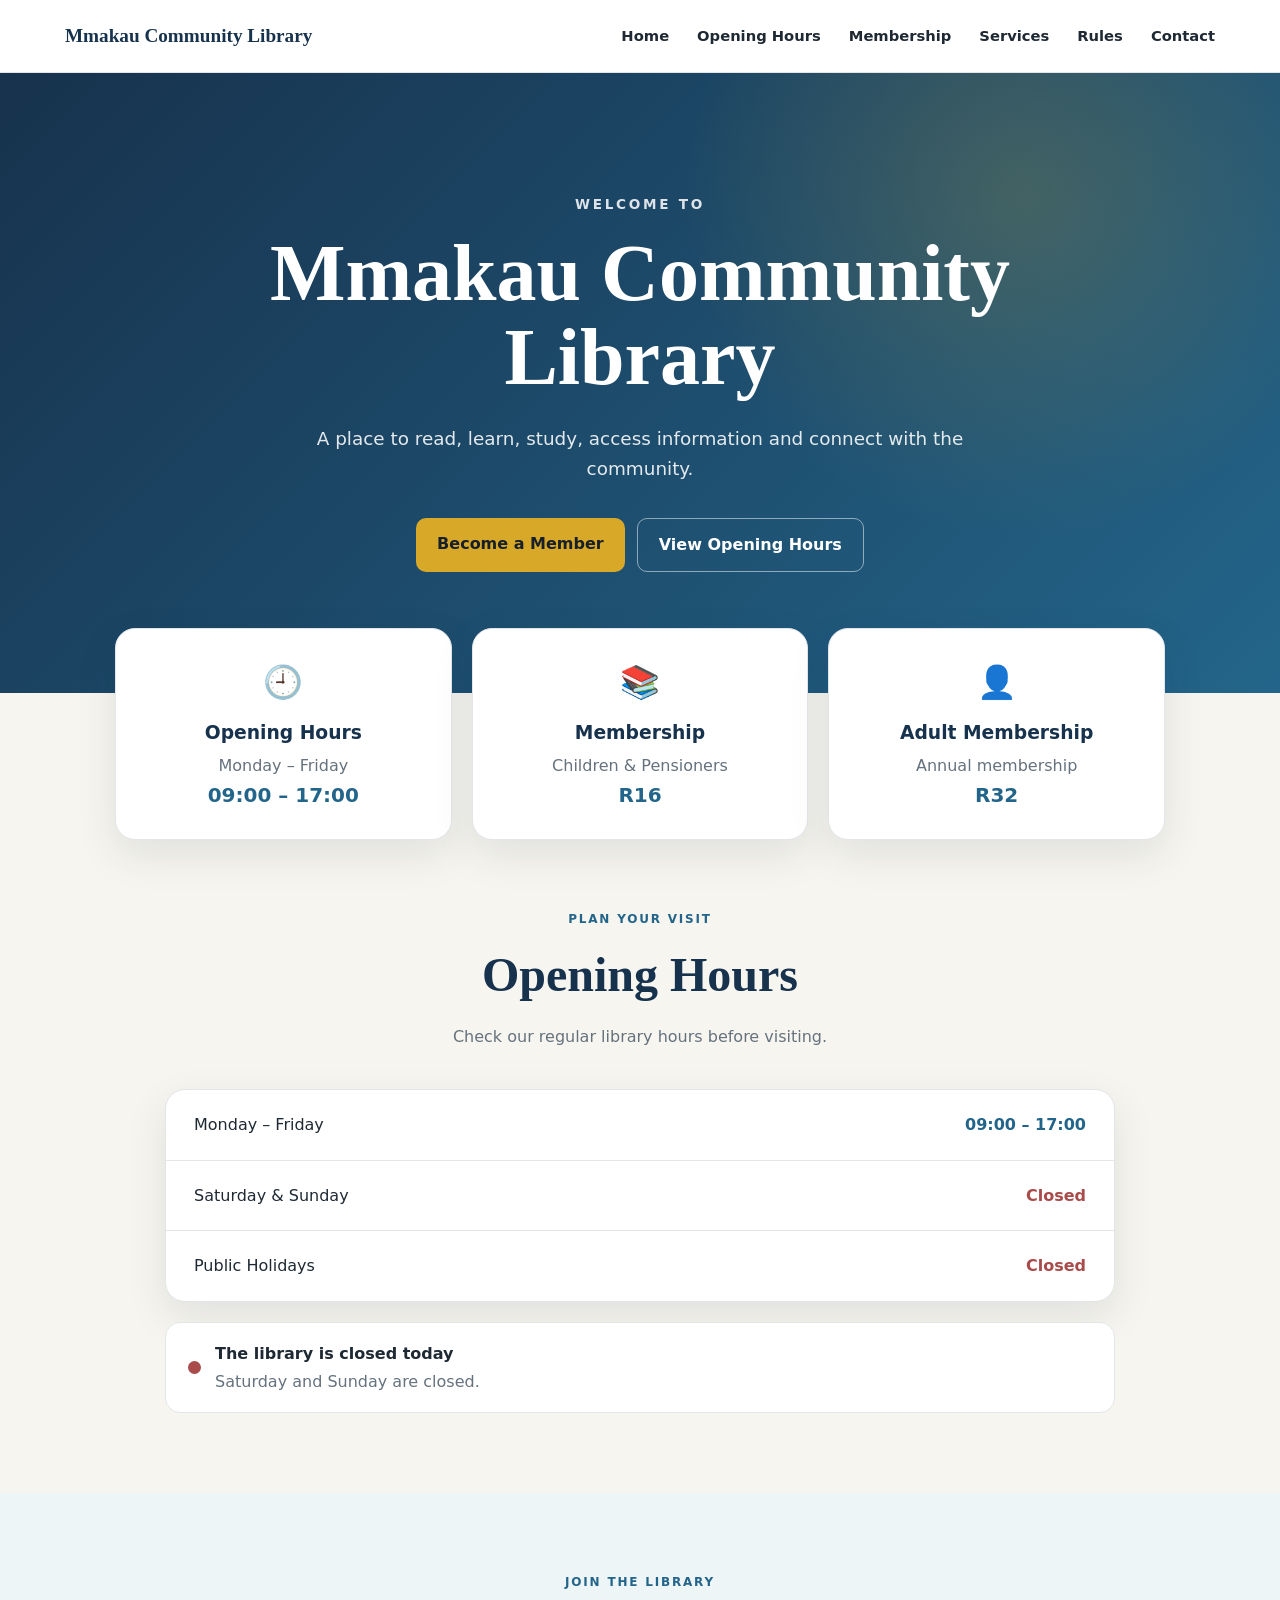
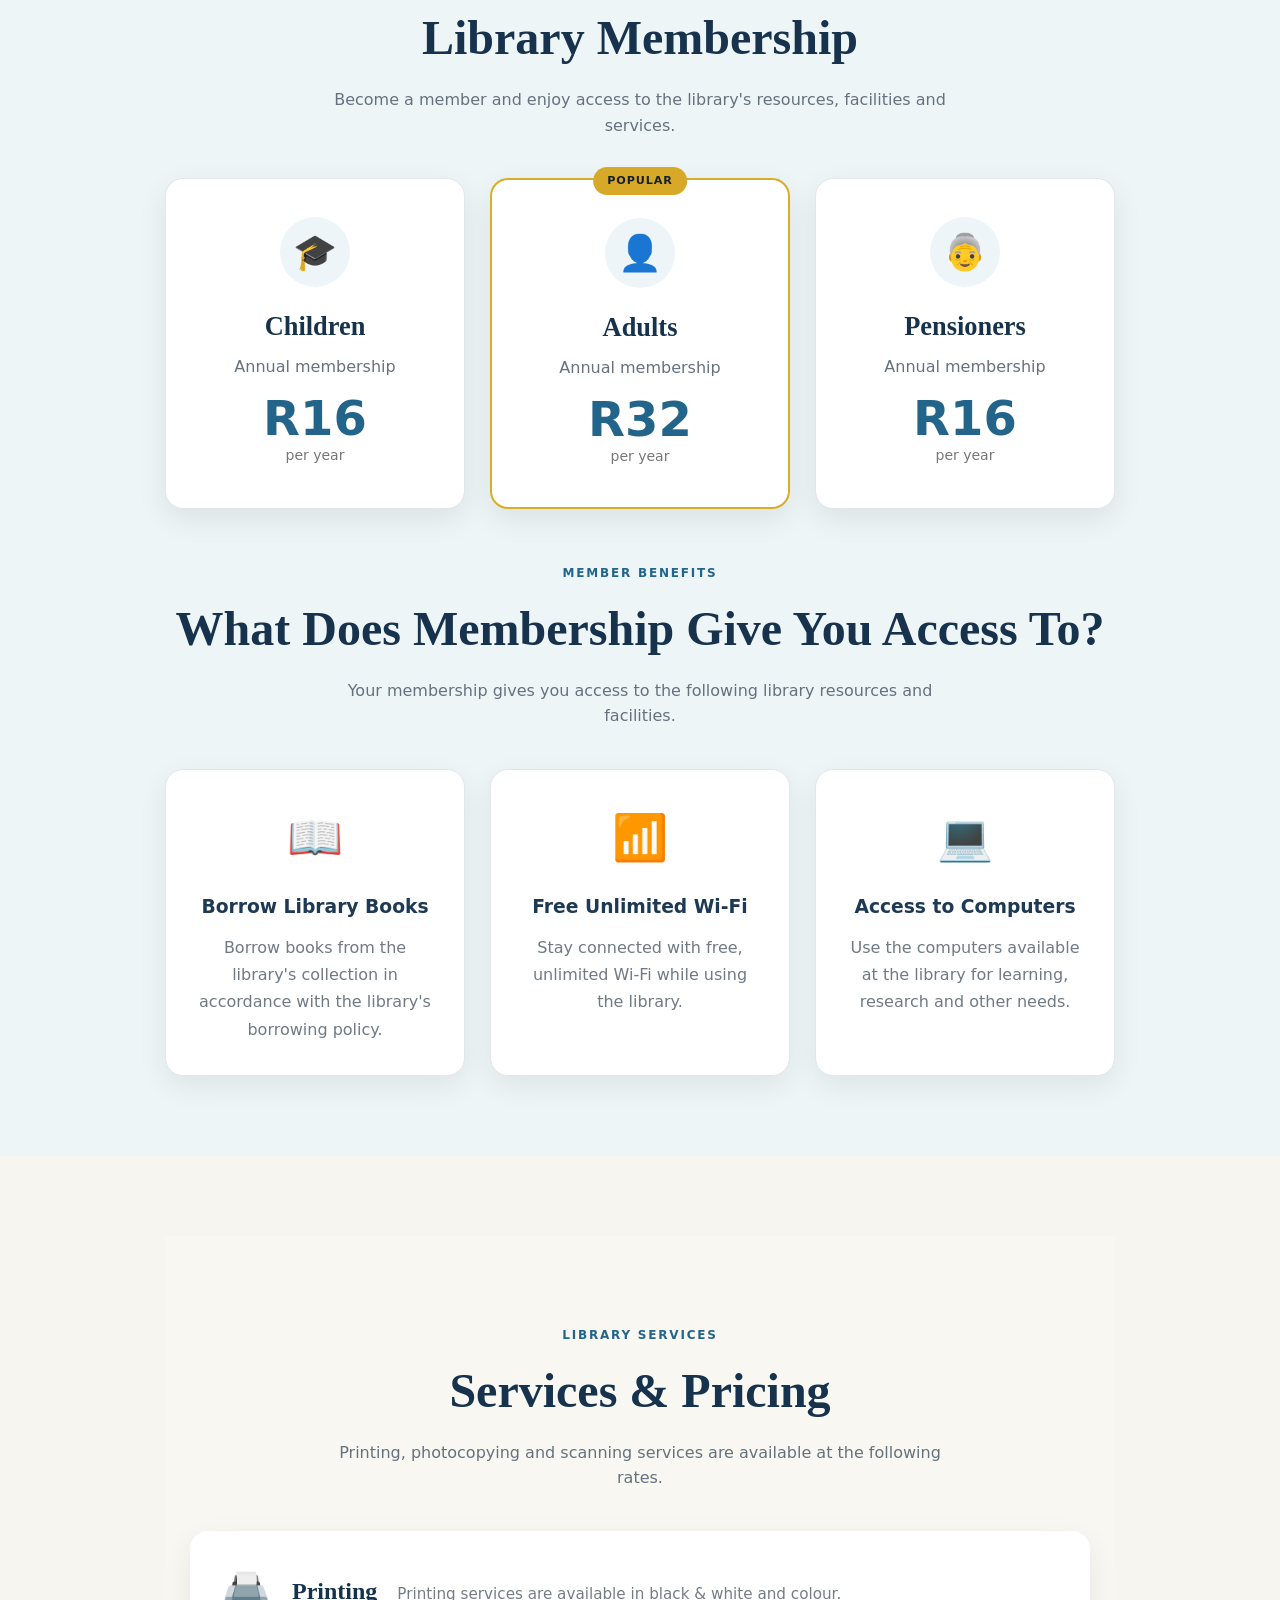
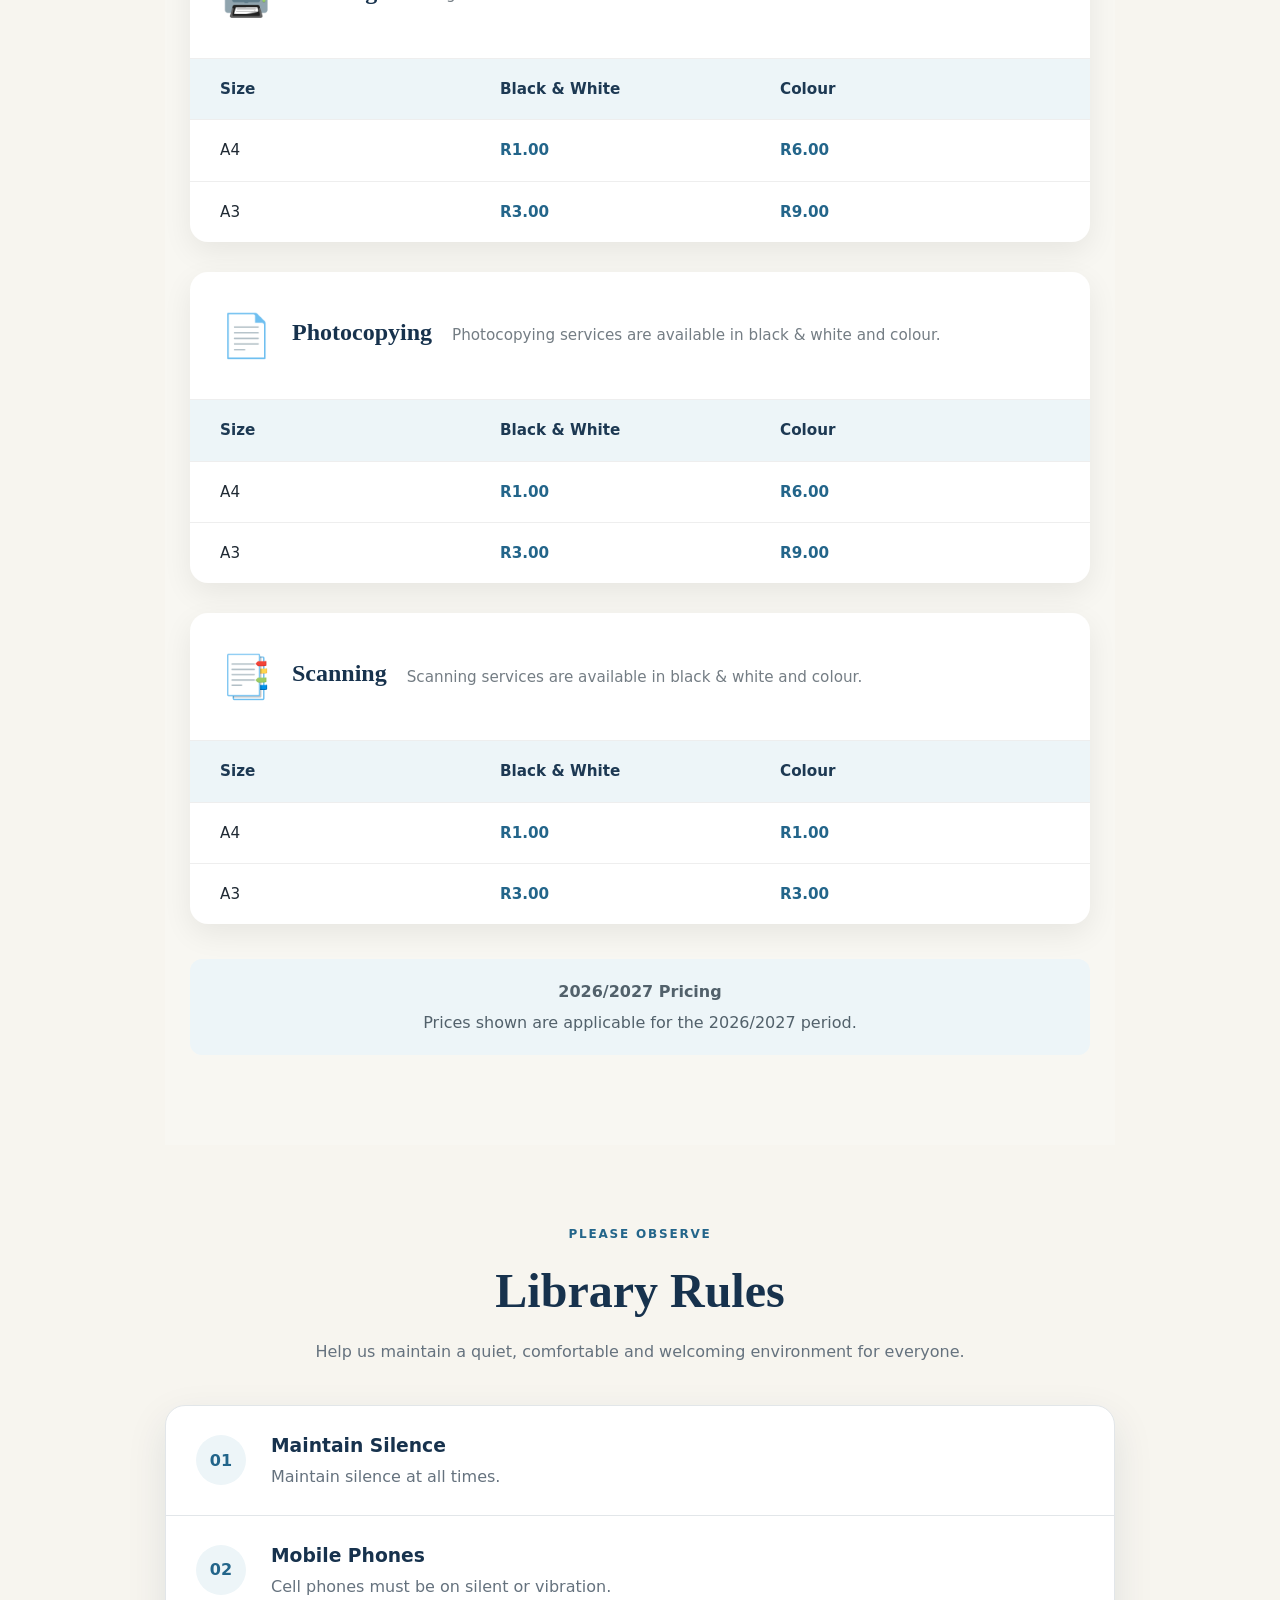
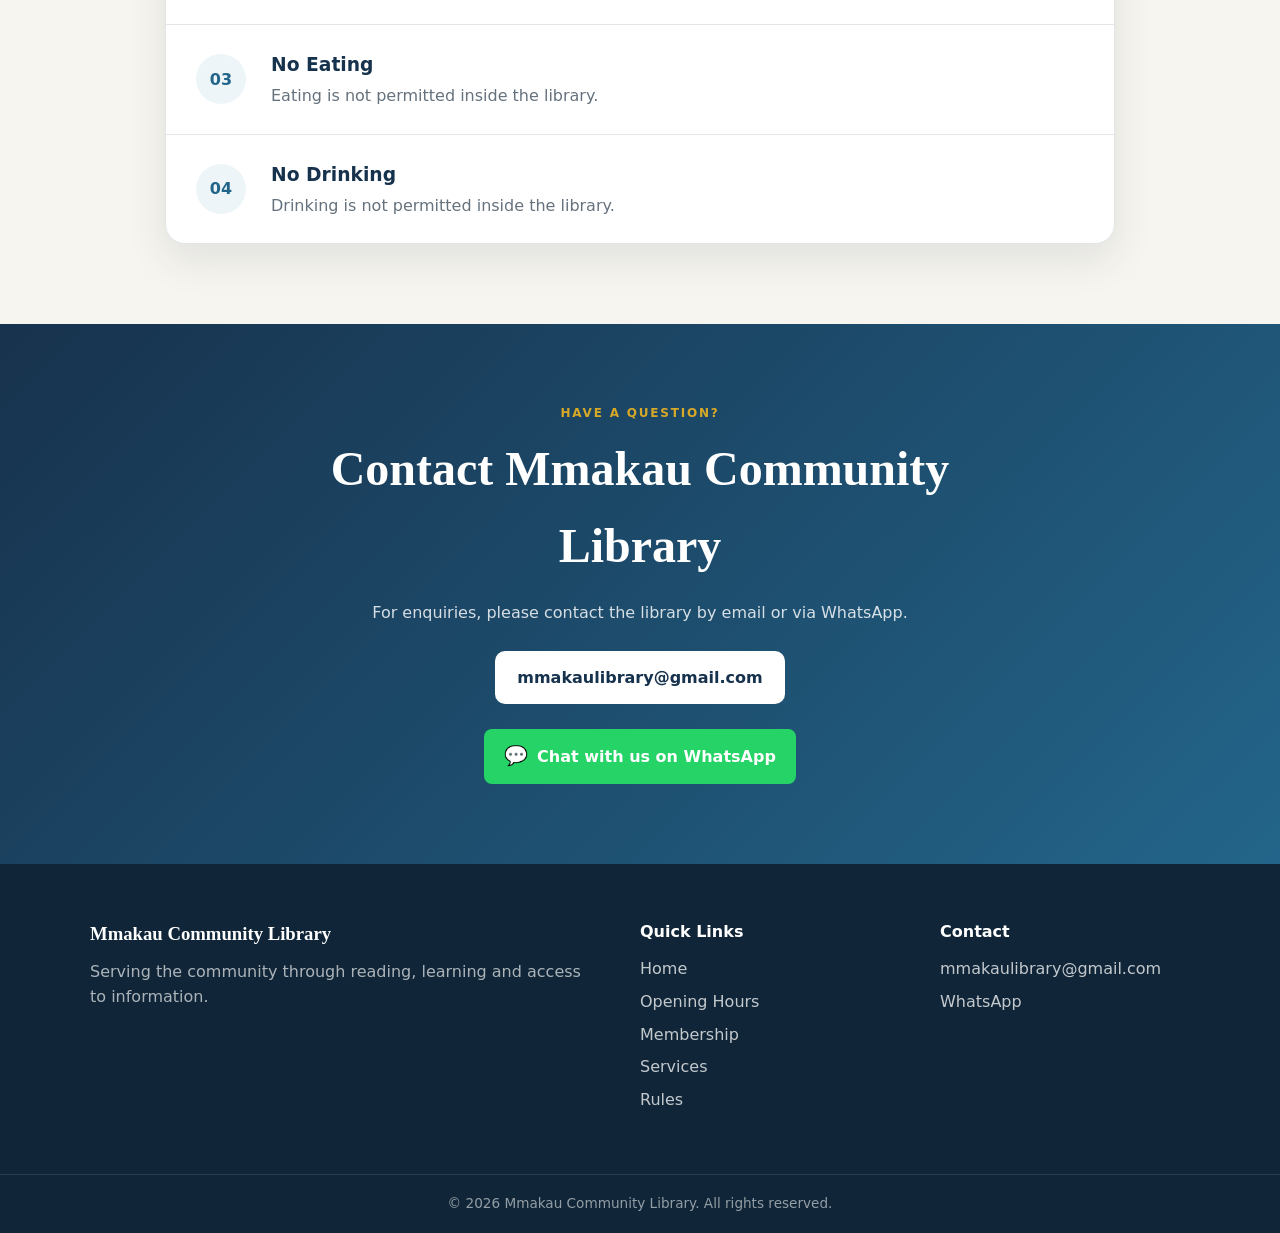
<file: index.html>
<!DOCTYPE html>
<html lang="en">

<head>

    <meta charset="UTF-8">

    <meta
        name="viewport"
        content="width=device-width, initial-scale=1.0"
    >

    <meta
        name="description"
        content="Mmakau Community Library - Opening hours, membership, library services, rules and contact information."
    >

    <title>Mmakau Community Library</title>

    <link
        rel="stylesheet"
        href="styles.css"
    >

</head>


<body>


    <!-- =========================
         NAVIGATION
    ========================== -->

    <nav class="navbar">

        <div class="nav-container">

            <a
                href="#home"
                class="nav-logo"
            >
                Mmakau Community Library
            </a>


            <button
                class="menu-button"
                id="menuButton"
                aria-label="Open navigation menu"
                aria-expanded="false"
            >
                ☰
            </button>


            <div
                class="nav-links"
                id="navLinks"
            >

                <a href="#home">
                    Home
                </a>

                <a href="#hours">
                    Opening Hours
                </a>

                <a href="#membership">
                    Membership
                </a>

                <a href="#services">
                    Services
                </a>

                <a href="#rules">
                    Rules
                </a>

                <a href="#contact">
                    Contact
                </a>

            </div>

        </div>

    </nav>



    <!-- =========================
         HERO / HOME
    ========================== -->

    <main>

        <section
            id="home"
            class="hero"
        >

            <div class="hero-content">

                <p class="small-heading">
                    WELCOME TO
                </p>


                <h1>
                    Mmakau Community Library
                </h1>


                <p class="hero-description">

                    A place to read, learn, study,
                    access information and connect
                    with the community.

                </p>


                <div class="hero-buttons">

                    <a
                        href="#membership"
                        class="button primary-button"
                    >
                        Become a Member
                    </a>


                    <a
                        href="#hours"
                        class="button secondary-button"
                    >
                        View Opening Hours
                    </a>

                </div>

            </div>

        </section>



        <!-- =========================
             QUICK INFORMATION
        ========================== -->

        <section class="quick-info">

            <div class="info-card">

                <div class="info-icon">
                    🕘
                </div>

                <h3>
                    Opening Hours
                </h3>

                <p>
                    Monday – Friday
                </p>

                <strong>
                    09:00 – 17:00
                </strong>

            </div>


            <div class="info-card">

                <div class="info-icon">
                    📚
                </div>

                <h3>
                    Membership
                </h3>

                <p>
                    Children & Pensioners
                </p>

                <strong>
                    R16
                </strong>

            </div>


            <div class="info-card">

                <div class="info-icon">
                    👤
                </div>

                <h3>
                    Adult Membership
                </h3>

                <p>
                    Annual membership
                </p>

                <strong>
                    R32
                </strong>

            </div>

        </section>



        <!-- =========================
             OPENING HOURS
        ========================== -->

        <section
            id="hours"
            class="section"
        >

            <div class="section-heading">

                <p class="section-label">
                    PLAN YOUR VISIT
                </p>

                <h2>
                    Opening Hours
                </h2>

                <p>
                    Check our regular library hours
                    before visiting.
                </p>

            </div>


            <div class="hours-container">


                <div class="hours-row">

                    <span>
                        Monday – Friday
                    </span>

                    <strong>
                        09:00 – 17:00
                    </strong>

                </div>


                <div class="hours-row closed">

                    <span>
                        Saturday & Sunday
                    </span>

                    <strong>
                        Closed
                    </strong>

                </div>


                <div class="hours-row closed">

                    <span>
                        Public Holidays
                    </span>

                    <strong>
                        Closed
                    </strong>

                </div>

            </div>


            <div
                id="libraryStatus"
                class="library-status"
            >

                <span
                    id="statusDot"
                    class="status-dot"
                ></span>

                <div>

                    <strong id="statusTitle">
                        Checking library status...
                    </strong>

                    <p id="statusMessage">
                        Please wait.
                    </p>

                </div>

            </div>

        </section>



        <!-- =========================
             MEMBERSHIP
        ========================== -->

        <section
            id="membership"
            class="section light-section"
        >

            <div class="section-heading">

                <p class="section-label">
                    JOIN THE LIBRARY
                </p>

                <h2>
                    Library Membership
                </h2>

                <p>
                    Become a member and enjoy access
                    to the library's resources,
                    facilities and services.
                </p>

            </div>


            <!-- MEMBERSHIP FEES -->

            <div class="membership-cards">


                <div class="membership-card">

                    <div class="membership-icon">
                        🎓
                    </div>

                    <h3>
                        Children
                    </h3>

                    <p>
                        Annual membership
                    </p>

                    <div class="price">
                        R16
                    </div>

                    <span>
                        per year
                    </span>

                </div>



                <div class="membership-card featured">

                    <div class="membership-icon">
                        👤
                    </div>

                    <h3>
                        Adults
                    </h3>

                    <p>
                        Annual membership
                    </p>

                    <div class="price">
                        R32
                    </div>

                    <span>
                        per year
                    </span>

                </div>



                <div class="membership-card">

                    <div class="membership-icon">
                        👵
                    </div>

                    <h3>
                        Pensioners
                    </h3>

                    <p>
                        Annual membership
                    </p>

                    <div class="price">
                        R16
                    </div>

                    <span>
                        per year
                    </span>

                </div>

            </div>



            <!-- MEMBERSHIP ACCESS -->

            <div class="membership-access">

                <div class="section-heading">

                    <p class="section-label">
                        MEMBER BENEFITS
                    </p>

                    <h2>
                        What Does Membership Give You Access To?
                    </h2>

                    <p>
                        Your membership gives you access
                        to the following library resources
                        and facilities.
                    </p>

                </div>


                <div class="benefits-grid">


                    <div class="benefit-card">

                        <div class="benefit-icon">
                            📖
                        </div>

                        <h3>
                            Borrow Library Books
                        </h3>

                        <p>
                            Borrow books from the library's
                            collection in accordance with
                            the library's borrowing policy.
                        </p>

                    </div>



                    <div class="benefit-card">

                        <div class="benefit-icon">
                            📶
                        </div>

                        <h3>
                            Free Unlimited Wi-Fi
                        </h3>

                        <p>
                            Stay connected with free,
                            unlimited Wi-Fi while using
                            the library.
                        </p>

                    </div>



                    <div class="benefit-card">

                        <div class="benefit-icon">
                            💻
                        </div>

                        <h3>
                            Access to Computers
                        </h3>

                        <p>
                            Use the computers available
                            at the library for learning,
                            research and other needs.
                        </p>

                    </div>

                </div>

            </div>

        </section>



        <!-- =========================
             LIBRARY SERVICES
        ========================== -->

        <section
            id="services"
            class="section services-section"
        >

            <div class="section-heading">

                <p class="section-label">
                    LIBRARY SERVICES
                </p>

                <h2>
                    Services & Pricing
                </h2>

                <p>
                    Printing, photocopying and scanning
                    services are available at the
                    following rates.
                </p>

            </div>



            <!-- =========================
                 PRINTING
            ========================== -->

            <div class="service-container">

                <div class="service-header">

                    <div class="service-icon">
                        🖨️
                    </div>

                        <h3>
                            Printing
                        </h3>

                        <p>
                            Printing services are available
                            in black & white and colour.
                        </p>

                    </div>


                <div class="pricing-table">

                    <div class="pricing-row pricing-heading">

                        <span>
                            Size
                        </span>

                        <span>
                            Black & White
                        </span>

                        <span>
                            Colour
                        </span>

                    </div>


                    <div class="pricing-row">

                        <span>
                            A4
                        </span>

                        <strong>
                            R1.00
                        </strong>

                        <strong>
                            R6.00
                        </strong>

                    </div>


                    <div class="pricing-row">

                        <span>
                            A3
                        </span>

                        <strong>
                            R3.00
                        </strong>

                        <strong>
                            R9.00
                        </strong>

                    </div>

                </div>

            </div>



            <!-- =========================
                 PHOTOCOPYING
            ========================== -->

            <div class="service-container">

                <div class="service-header">

                    <div class="service-icon">
                        📄
                    </div>

                        <h3>
                            Photocopying
                        </h3>

                        <p>
                            Photocopying services are available
                            in black & white and colour.
                        </p>

                    </div>


                <div class="pricing-table">

                    <div class="pricing-row pricing-heading">

                        <span>
                            Size
                        </span>

                        <span>
                            Black & White
                        </span>

                        <span>
                            Colour
                        </span>

                    </div>


                    <div class="pricing-row">

                        <span>
                            A4
                        </span>

                        <strong>
                            R1.00
                        </strong>

                        <strong>
                            R6.00
                        </strong>

                    </div>


                    <div class="pricing-row">

                        <span>
                            A3
                        </span>

                        <strong>
                            R3.00
                        </strong>

                        <strong>
                            R9.00
                        </strong>

                    </div>

                </div>

            </div>



            <!-- =========================
                 SCANNING
            ========================== -->

            <div class="service-container">

                <div class="service-header">

                    <div class="service-icon">
                        📑
                    </div>

                        <h3>
                            Scanning
                        </h3>

                        <p>
                            Scanning services are available
                            in black & white and colour.
                        </p>

                    </div>


                <div class="pricing-table">

                    <div class="pricing-row pricing-heading">

                        <span>
                            Size
                        </span>

                        <span>
                            Black & White
                        </span>

                        <span>
                            Colour
                        </span>

                    </div>


                    <div class="pricing-row">

                        <span>
                            A4
                        </span>

                        <strong>
                            R1.00
                        </strong>

                        <strong>
                            R1.00
                        </strong>

                    </div>


                    <div class="pricing-row">

                        <span>
                            A3
                        </span>

                        <strong>
                            R3.00
                        </strong>

                        <strong>
                            R3.00
                        </strong>

                    </div>

                </div>

            </div>



            <!-- PRICING NOTE -->

            <div class="pricing-note">

                <strong>
                    2026/2027 Pricing
                </strong>

                <p>
                    Prices shown are applicable for
                    the 2026/2027 period.
                </p>

            </div>

        </section>



        <!-- =========================
             LIBRARY RULES
        ========================== -->

        <section
            id="rules"
            class="section"
        >

            <div class="section-heading">

                <p class="section-label">
                    PLEASE OBSERVE
                </p>

                <h2>
                    Library Rules
                </h2>

                <p>
                    Help us maintain a quiet,
                    comfortable and welcoming
                    environment for everyone.
                </p>

            </div>


            <div class="rules-list">


                <div class="rule">

                    <div class="rule-number">
                        01
                    </div>

                    <div>

                        <h3>
                            Maintain Silence
                        </h3>

                        <p>
                            Maintain silence at all times.
                        </p>

                    </div>

                </div>



                <div class="rule">

                    <div class="rule-number">
                        02
                    </div>

                    <div>

                        <h3>
                            Mobile Phones
                        </h3>

                        <p>
                            Cell phones must be on
                            silent or vibration.
                        </p>

                    </div>

                </div>



                <div class="rule">

                    <div class="rule-number">
                        03
                    </div>

                    <div>

                        <h3>
                            No Eating
                        </h3>

                        <p>
                            Eating is not permitted
                            inside the library.
                        </p>

                    </div>

                </div>



                <div class="rule">

                    <div class="rule-number">
                        04
                    </div>

                    <div>

                        <h3>
                            No Drinking
                        </h3>

                        <p>
                            Drinking is not permitted
                            inside the library.
                        </p>

                    </div>

                </div>

            </div>

        </section>



        <!-- =========================
             CONTACT
        ========================== -->

        <section
            id="contact"
            class="contact-section"
        >

            <div class="contact-content">

                <p class="section-label">
                    HAVE A QUESTION?
                </p>

                <h2>
                    Contact Mmakau Community Library
                </h2>

                <p>
                    For enquiries, please contact the library by email or via WhatsApp.
                </p>


                <a
                    href="mailto:mmakaulibrary@gmail.com"
                    class="email-button"
                >
                    mmakaulibrary@gmail.com
                </a>

            </div>

            <!-- WhatsApp Contact -->
            
            <div class="whatsapp-contact">
                              
                <a
                    href="https://wa.me/27679601395"
                    target="_blank"
                    rel="noopener noreferrer"
                    class="whatsapp-button"
                    >
                    <span class="whatsapp-icon">💬</span>
                    Chat with us on WhatsApp
                </a>
            </div>

        </section>

    </main>



    <!-- =========================
         FOOTER
    ========================== -->

    <div id="footer"></div>



    <!-- =========================
         JAVASCRIPT
    ========================== -->

    <script src="script.js"></script>

</body>

</html>
</file>
<file: styles.css>
/* =========================================
   GENERAL
========================================= */
:root {
    --navy: #17324d;
    --blue: #23658a;
    --light-blue: #edf5f8;
    --gold: #d8a928;
    --red: #a94b4b;
    --green: #2e8b57;
    --cream: #f7f5ef;
    --white: #ffffff;
    --text: #1f2933;
    --muted: #65727e;
    --border: #e2e6e9;
    --shadow:
        0 15px 40px rgba(23, 50, 77, 0.10);
}

* {
    margin: 0;
    padding: 0;
    box-sizing: border-box;
}

html {
    scroll-behavior: smooth;
}

body {
    font-family:
        Inter,
        system-ui,
        -apple-system,
        BlinkMacSystemFont,
        "Segoe UI",
        sans-serif;
    background: var(--cream);
    color: var(--text);
    line-height: 1.6;
}

a {
    text-decoration: none;
    color: inherit;
}

.container {
    width: min(
        1100px,
        calc(100% - 40px)
    );
    margin: auto;
}

/* =========================================
   NAVIGATION
========================================= */
.navbar {
    position: sticky;
    top: 0;
    z-index: 1000;
    background: rgba(
        255,
        255,
        255,
        0.96
    );
    backdrop-filter: blur(10px);
    border-bottom:
        1px solid var(--border);
}

.nav-container {
    width: min(
        1150px,
        calc(100% - 40px)
    );
    margin: auto;
    min-height: 72px;
    display: flex;
    align-items: center;
    justify-content: space-between;
}


.nav-logo {
    font-family:
        Georgia,
        "Times New Roman",
        serif;
    font-size: 1.2rem;
    font-weight: bold;
    color: var(--navy);
}

.nav-links {
    display: flex;
    align-items: center;
    gap: 28px;
}

.nav-links a {
    font-size: 0.92rem;
    font-weight: 650;
    color: var(--text);
    transition: 0.2s ease;
}

.nav-links a:hover {
    color: var(--blue);
}

.menu-button {
    display: none;
    border: none;
    background: none;
    font-size: 1.7rem;
    cursor: pointer;
    color: var(--navy);
}

/* =========================================
   HERO
========================================= */

.hero {
    min-height: 620px;
    display: flex;
    align-items: center;
    justify-content: center;
    text-align: center;
    padding:
        80px
        20px;
    background:
        radial-gradient(
            circle at 80% 20%,
            rgba(
                216,
                169,
                40,
                0.20
            ),
            transparent 30%
        ),
        linear-gradient(
            135deg,
            #17324d,
            #23658a
        );
    color: var(--white);
}

.hero-content {
    max-width: 850px;
}

.small-heading {
    font-size: 0.85rem;
    font-weight: 800;
    letter-spacing: 0.2em;
    margin-bottom: 15px;
    opacity: 0.85;
}

.hero h1 {
    font-family:
        Georgia,
        "Times New Roman",
        serif;
    font-size:
        clamp(
            2.4rem,
            7vw,
            5rem
        );
    line-height: 1.05;
    margin-bottom: 25px;
}

.hero-description {
    max-width: 650px;
    margin:
        0
        auto
        35px;
    font-size: 1.15rem;
    color:
        rgba(
            255,
            255,
            255,
            0.88
        );
}

.hero-buttons {
    display: flex;
    justify-content: center;
    flex-wrap: wrap;
    gap: 12px;
}

.button {
    padding:
        13px
        21px;
    border-radius: 10px;
    font-weight: 750;
    transition:
        transform
        0.2s ease,
        background
        0.2s ease;
}

.button:hover {
    transform: translateY(-2px);
}

.primary-button {
    background: var(--gold);
    color: #17202a;
}

.secondary-button {
    border:
        1px solid
        rgba(
            255,
            255,
            255,
            0.5
        );
    color: white;
}


/* =========================================
   QUICK INFO
========================================= */
.quick-info {
    width: min(
        1050px,
        calc(100% - 40px)
    );

    margin:
        -65px
        auto
        70px;
    position: relative;
    display: grid;
    grid-template-columns:
        repeat(
            3,
            1fr
        );
    gap: 20px;
}

.info-card {
    background: white;
    border:
        1px solid
        var(--border);
    border-radius: 20px;
    padding: 28px;
    text-align: center;
    box-shadow: var(--shadow);
}

.info-icon {
    font-size: 2rem;
    margin-bottom: 10px;
}

.info-card h3 {
    color: var(--navy);
    margin-bottom: 5px;
}

.info-card p {
    color: var(--muted);
}

.info-card strong {
    display: block;
    color: var(--blue);
    font-size: 1.25rem;
}


/* =========================================
   SECTIONS
========================================= */

.section {
    width: min(
        950px,
        calc(100% - 40px)
    );
    margin:
        0
        auto
        80px;
}

.light-section {
    width: 100%;
    padding:
        80px
        max(
            20px,
            calc(
                (100vw - 950px) / 2
            )
        );
    background: #eef5f7;
}

.section-heading {
    text-align: center;
    margin-bottom: 40px;
}

.section-label {
    font-size: 0.75rem;
    font-weight: 800;
    letter-spacing: 0.15em;
    color: var(--blue);
    margin-bottom: 8px;
}


.section-heading h2 {
    font-family:
        Georgia,
        "Times New Roman",
        serif;
    color: var(--navy);
    font-size:
        clamp(
            2rem,
            5vw,
            3rem
        );
    margin-bottom: 10px;
}

.section-heading > p:last-child {
    max-width: 650px;
    margin: auto;
    color: var(--muted);
}


/* =========================================
   OPENING HOURS
========================================= */

.hours-container {
    background: white;
    border:
        1px solid
        var(--border);
    border-radius: 20px;
    overflow: hidden;
    box-shadow: var(--shadow);
}


.hours-row {
    display: flex;
    align-items: center;
    justify-content: space-between;
    gap: 20px;
    padding: 22px 28px;
    border-bottom:
        1px solid
        var(--border);
}


.hours-row:last-child {
    border-bottom: none;
}


.hours-row strong {
    color: var(--blue);
}

.hours-row.closed strong {
    color: var(--red);
}

.library-status {
    margin-top: 20px;
    padding: 18px 22px;
    background: white;
    border:
        1px solid
        var(--border);
    border-radius: 15px;
    display: flex;
    align-items: center;
    gap: 14px;
}

.status-dot {
    width: 13px;
    height: 13px;
    border-radius: 50%;
    background: #888;
    flex-shrink: 0;
}

.library-status p {
    color: var(--muted);
    margin-top: 2px;

}


/* =========================================
   MEMBERSHIP
========================================= */
.membership-cards {
    display: grid;
    grid-template-columns:
        repeat(
            3,
            1fr
        );
    gap: 25px;
    max-width: 1050px;
    margin: auto;
}

.membership-card {
    position: relative;
    background: white;
    border:
        1px solid
        var(--border);
    border-radius: 22px;
    padding: 35px;
    text-align: center;
    box-shadow: var(--shadow);
    transition:
        transform
        0.2s ease;
}

.membership-card:hover {
    transform:
        translateY(-5px);
}

.membership-card.featured {
    border:
        2px solid
        var(--gold);
}

.membership-icon {
    width: 70px;
    height: 70px;
    margin:
        0
        auto
        18px;
    display: grid;
    place-items: center;
    border-radius: 50%;
    background: var(--light-blue);
    font-size: 2.2rem;
}


.membership-card h3 {
    font-family:
        Georgia,
        "Times New Roman",
        serif;
    font-size: 1.65rem;
    color: var(--navy);
    margin-bottom: 6px;
}

.membership-card p {
    color: var(--muted);
    margin-bottom: 14px;
}


.price {
    margin-top: 15px;
    font-size: 3rem;
    line-height: 1;
    font-weight: 800;
    color: var(--blue);
}

.membership-card > span {
    color: var(--muted);
    font-size: 0.9rem;
}


/* =========================================
   RULES
========================================= */
.rules-list {
    background: white;
    border:
        1px solid
        var(--border);
    border-radius: 20px;
    overflow: hidden;
    box-shadow: var(--shadow);
}

.rule {
    display: flex;
    align-items: center;
    gap: 25px;
    padding: 25px 30px;
    border-bottom:
        1px solid
        var(--border);
}

.rule:last-child {
    border-bottom: none;
}

.rule-number {
    min-width: 50px;
    height: 50px;
    display: grid;
    place-items: center;
    border-radius: 50%;
    background: var(--light-blue);
    color: var(--blue);
    font-weight: 800;
}

.rule h3 {

    color: var(--navy);

    margin-bottom: 3px;

}


.rule p {

    color: var(--muted);

}


/* =========================================
   CONTACT
========================================= */

.contact-section {
    padding:
        80px
        20px;
    background:
        linear-gradient(
            135deg,
            #17324d,
            #23658a
        );
    color: white;
    text-align: center;
}

.contact-content {
    max-width: 700px;
    margin: auto;
}

.contact-content .section-label {
    color: var(--gold);
}

.contact-content h2 {
    font-family:
        Georgia,
        "Times New Roman",
        serif;
    font-size:
        clamp(
            2rem,
            5vw,
            3rem
        );
    margin-bottom: 15px;
}

.contact-content p:not(.section-label) {
    color:
        rgba(
            255,
            255,
            255,
            0.82
        );
    margin-bottom: 25px;
}

.email-button {
    display: inline-block;
    padding:
        14px
        22px;
    background: white;
    color: var(--navy);
    border-radius: 10px;
    font-weight: 800;
    overflow-wrap: anywhere;
}

/* =========================================
   FOOTER
========================================= */

footer {
    background: #102638;
    color: white;
}

.footer-container {
    width: min(
        1100px,
        calc(100% - 40px)
    );
    margin: auto;
    padding:
        55px
        0;
    display: grid;
    grid-template-columns:
        2fr
        1fr
        1fr;
    gap: 50px;
}

.footer-container h3 {
    font-family:
        Georgia,
        "Times New Roman",
        serif;
    margin-bottom: 10px;
}

.footer-container h4 {
    margin-bottom: 12px;
}

.footer-container p {
    color:
        rgba(
            255,
            255,
            255,
            0.65
        );
}


.footer-container a {
    display: block;
    color:
        rgba(
            255,
            255,
            255,
            0.75
        );
    margin-bottom: 7px;
}

.footer-container a:hover {
    color: white;
}

.footer-bottom {
    padding:
        18px
        20px;
    text-align: center;
    border-top:
        1px solid
        rgba(
            255,
            255,
            255,
            0.1
        );
    color:
        rgba(
            255,
            255,
            255,
            0.55
        );
    font-size: 0.85rem;
}

/* =========================================
   MOBILE
========================================= */

@media (
    max-width: 750px
) {
    .menu-button {
        display: block;
    }

    .nav-links {
        display: none;
        position: absolute;
        top: 72px;
        left: 0;
        right: 0;
        padding: 20px;
        background: white;
        border-bottom:
            1px solid
            var(--border);
        flex-direction: column;
        align-items: stretch;
        gap: 0;
    }

    .nav-links.active {
        display: flex;
    }

    .nav-links a {
        padding: 12px 5px;
        border-bottom:
            1px solid
            var(--border);
    }


    .quick-info {
        grid-template-columns: 1fr;
        margin-top: -40px;
    }

    .membership-cards {
        grid-template-columns: 1fr;
    }

    .footer-container {
        grid-template-columns: 1fr;
        gap: 30px;
    }

}

@media (
    max-width: 550px
) {
    .hero {
        min-height: 560px;
    }

    .hero h1 {
        font-size: 2.5rem;
    }

    .hero-buttons {
        flex-direction: column;
    }

    .button {
        width: 100%;
    }

    .hours-row {
        flex-direction: column;
        align-items: flex-start;
        gap: 5px;

    }

    .rule {
        align-items: flex-start;
        gap: 15px;
        padding: 22px;
    }

    .rule-number {
        min-width: 42px;
        width: 42px;
        height: 42px;
        font-size: 0.8rem;
    }

}

/* =========================================
   MEMBERSHIP
========================================= */

.membership-section {
    width: 100%;
    padding: 90px 20px;
    background: #eef6fa;
}

.membership-fees {
    width: min(1050px, 100%);
    margin: 45px auto 75px;
    display: grid;
    grid-template-columns:
        repeat(3, 1fr);
    gap: 25px;
}

.membership-card {
    position: relative;
    background: white;
    padding: 38px 28px;
    text-align: center;
    border:
        1px solid
        var(--border);
    border-radius: 18px;
    box-shadow:
        0 10px 30px rgba(0, 0, 0, 0.08);
    transition:
        transform 0.3s ease,
        box-shadow 0.3s ease;
}

.membership-card:hover {
    transform: translateY(-5px);
    box-shadow:
        0 15px 35px rgba(0, 0, 0, 0.12);
}

.membership-card.featured {
    border: 2px solid #d8ad28;
}

/* Small label on featured card */

.membership-card.featured::before {
    content: "POPULAR";
    position: absolute;
    top: -13px;
    left: 50%;
    transform: translateX(-50%);
    background: var(--gold);
    color: #17202a;
    padding:
        5px
        14px;
    border-radius: 20px;
    font-size: 0.7rem;
    font-weight: 800;
    letter-spacing: 0.08em;
}

.membership-price {
    font-size: 38px;
    font-weight: 700;
    color: #27688b;
}

.membership-card span {
    color: #777;
    font-size: 14px;
}


/* =========================================
   MEMBERSHIP BENEFITS
========================================= */

.membership-benefits {
    width: min(1050px, 100%);
    margin: 0 auto;
}

.membership-access {
    margin-top: 55px;
}

.membership-access .section-heading {
    margin-top: 0;
}

.membership-benefits .section-heading {
    margin-bottom: 40px;
}

.benefits-grid {
    display: grid;
    grid-template-columns:
        repeat(3, 1fr);
    gap: 25px;
    margin-top: 40px;
}

.benefit-card {
    background: white;
    padding: 32px 28px;
    border:
        1px solid
        var(--border);
    text-align: center;
    border-radius: 18px;
    box-shadow:
        0 10px 30px rgba(0, 0, 0, 0.07);
    transition:
        transform 0.25s ease,
        box-shadow 0.25s ease;
}

.benefit-icon {
    font-size: 45px;
    margin-bottom: 18px;
}

.benefit-card h3 {
    color: #1d3953;
    margin-bottom: 12px;
}

.benefit-card:hover {
    transform: translateY(-5px);
    box-shadow:
        0 18px 40px
        rgba(
            23,
            50,
            77,
            0.11
        );
}

.benefit-card p {
    color: #6f7a83;
    line-height: 1.7;
}


/* =========================================
   SERVICES
========================================= */

.services-section {
    padding: 90px 20px;
    background: #f8f7f2;
}

.service-container {
    max-width: 900px;
    margin: 30px auto;
    background: white;
    border-radius: 18px;
    overflow: hidden;
    box-shadow:
        0 10px 30px rgba(0, 0, 0, 0.07);
}

.service-header {
    display: flex;
    align-items: center;
    gap: 20px;
    padding: 30px;
    border-bottom: 1px solid #eeeeee;
}

.service-icon {
    font-size: 42px;
}

.service-header h3 {
    font-family:
        Georgia,
        "Times New Roman",
        serif;
    font-size: 1.5rem;
    color: var(--navy);
    margin-bottom: 7px;
}

.service-header p {
    margin: 0;
    color: #747d84;
    font-size: 0.95rem;
}


/* =========================================
   PRICING TABLE
========================================= */

.pricing-table {
    width: 100%;
}

.pricing-row {
    display: grid;
    grid-template-columns:
        1fr 1fr 1fr;
    padding: 18px 30px;
    border-bottom: 1px solid #eeeeee;
    font-size: 0.95rem;
    align-items: center;
}

.pricing-row:last-child {
    border-bottom: none;
}

.pricing-heading {
    background: #edf5f8;
    font-weight: 700;
    color: #1d3953;
}

.pricing-row strong {
    color: var(--blue);
    font-weight: 800;
}

.pricing-note {
    max-width: 900px;
    margin: 35px auto 0;
    padding: 20px 25px;
    background: #edf5f8;
    border-radius: 12px;
    text-align: center;
    color: #52616b;
}

.pricing-note p {
    margin: 5px 0 0;
}

/* =========================================
   MOBILE RESPONSIVENESS
========================================= */

@media (max-width: 768px) {

    .membership-cards {
        grid-template-columns: 1fr;
    }

    .pricing-row {
        grid-template-columns:
            1fr 1fr 1fr;

        padding: 15px;

        font-size: 14px;
    }

    .service-header {
        padding: 25px 20px;
    }

    .service-icon {
        font-size: 32px;
    }

}

/* =========================================
   MOBILE — MEMBERSHIP & SERVICES
========================================= */

@media (max-width: 900px) {

    .membership-fees {
        grid-template-columns:
            repeat(2, 1fr);
    }

    .benefits-grid {
        grid-template-columns:
            repeat(2, 1fr);
    }

    .services-grid {
        grid-template-columns:
            1fr;
    }

}


@media (max-width: 750px) {

    .membership-section,
    .services-section {
        padding:
            70px
            20px;
    }

    .membership-fees {
        grid-template-columns:
            1fr;

        max-width: 450px;
    }

    .benefits-grid {
        grid-template-columns:
            1fr;

        max-width: 450px;

        margin-left: auto;
        margin-right: auto;
    }

}


@media (max-width: 550px) {

    .membership-card {
        padding:
            32px
            22px;
    }

    .membership-price,
    .price {
        font-size: 2.7rem;
    }

    .benefit-card {
        padding:
            28px
            22px;
    }

    .service-header {
        padding:
            28px
            20px
            22px;
    }

    .pricing-row {
        padding:
            14px
            15px;

        font-size: 0.85rem;
    }

    .pricing-note {
        padding:
            18px
            16px;
    }

}

/* =========================================
   MOBILE SERVICES FIX
========================================= */

@media (max-width: 600px) {

    .services-section {
        width: 100%;
        overflow-x: hidden;
    }

    .service-container {
        width: 100%;
        max-width: 100%;
        margin: 25px auto;
    }

    /*
       On mobile:
       icon + title stay together,
       description moves underneath
       so it gets the full card width.
    */
    .service-header {
        display: flex;
        flex-wrap: wrap;
        align-items: center;
        justify-content: center;
        text-align: center;
        gap: 14px;
        padding: 28px 20px 24px;
    }

    .service-icon {
        font-size: 34px;
        line-height: 1;
    }

    .service-header h3 {
        margin: 0;
        font-size: 1.8rem;
        line-height: 1.2;
    }

    .service-header p {
        flex-basis: 100%;
        width: 100%;
        max-width: 360px;
        margin: 0 auto;
        text-align: center;
        font-size: 1rem;
        line-height: 1.6;
    }

    .pricing-row {
        grid-template-columns: 1fr 1fr 1fr;
        padding: 15px 14px;
        font-size: 0.9rem;
    }

    .pricing-heading {
        font-size: 0.9rem;
    }

}

/* =========================================
   WHATSAPP CONTACT
========================================= */

.whatsapp-contact {
    margin-top: 20px;
    text-align: center;
}


/* WhatsApp Button */

.whatsapp-button {
    display: inline-flex;
    align-items: center;
    justify-content: center;
    gap: 9px;

    padding: 12px 20px;
    margin-top: 5px;

    background: #25D366;
    color: #ffffff;

    border-radius: 8px;

    text-decoration: none;
    font-weight: 600;

    transition:
        transform 0.2s ease,
        opacity 0.2s ease;
}

.whatsapp-button:hover {
    transform: translateY(-2px);
    opacity: 0.9;
}

.whatsapp-icon {
    font-size: 1.2rem;
}


/* =========================================
   MOBILE WHATSAPP
========================================= */

@media (max-width: 600px) {

    .whatsapp-contact {
        width: 100%;
        text-align: center;
    }

    .whatsapp-button {
        width: 100%;
        max-width: 320px;
        box-sizing: border-box;
    }

}
</file>
